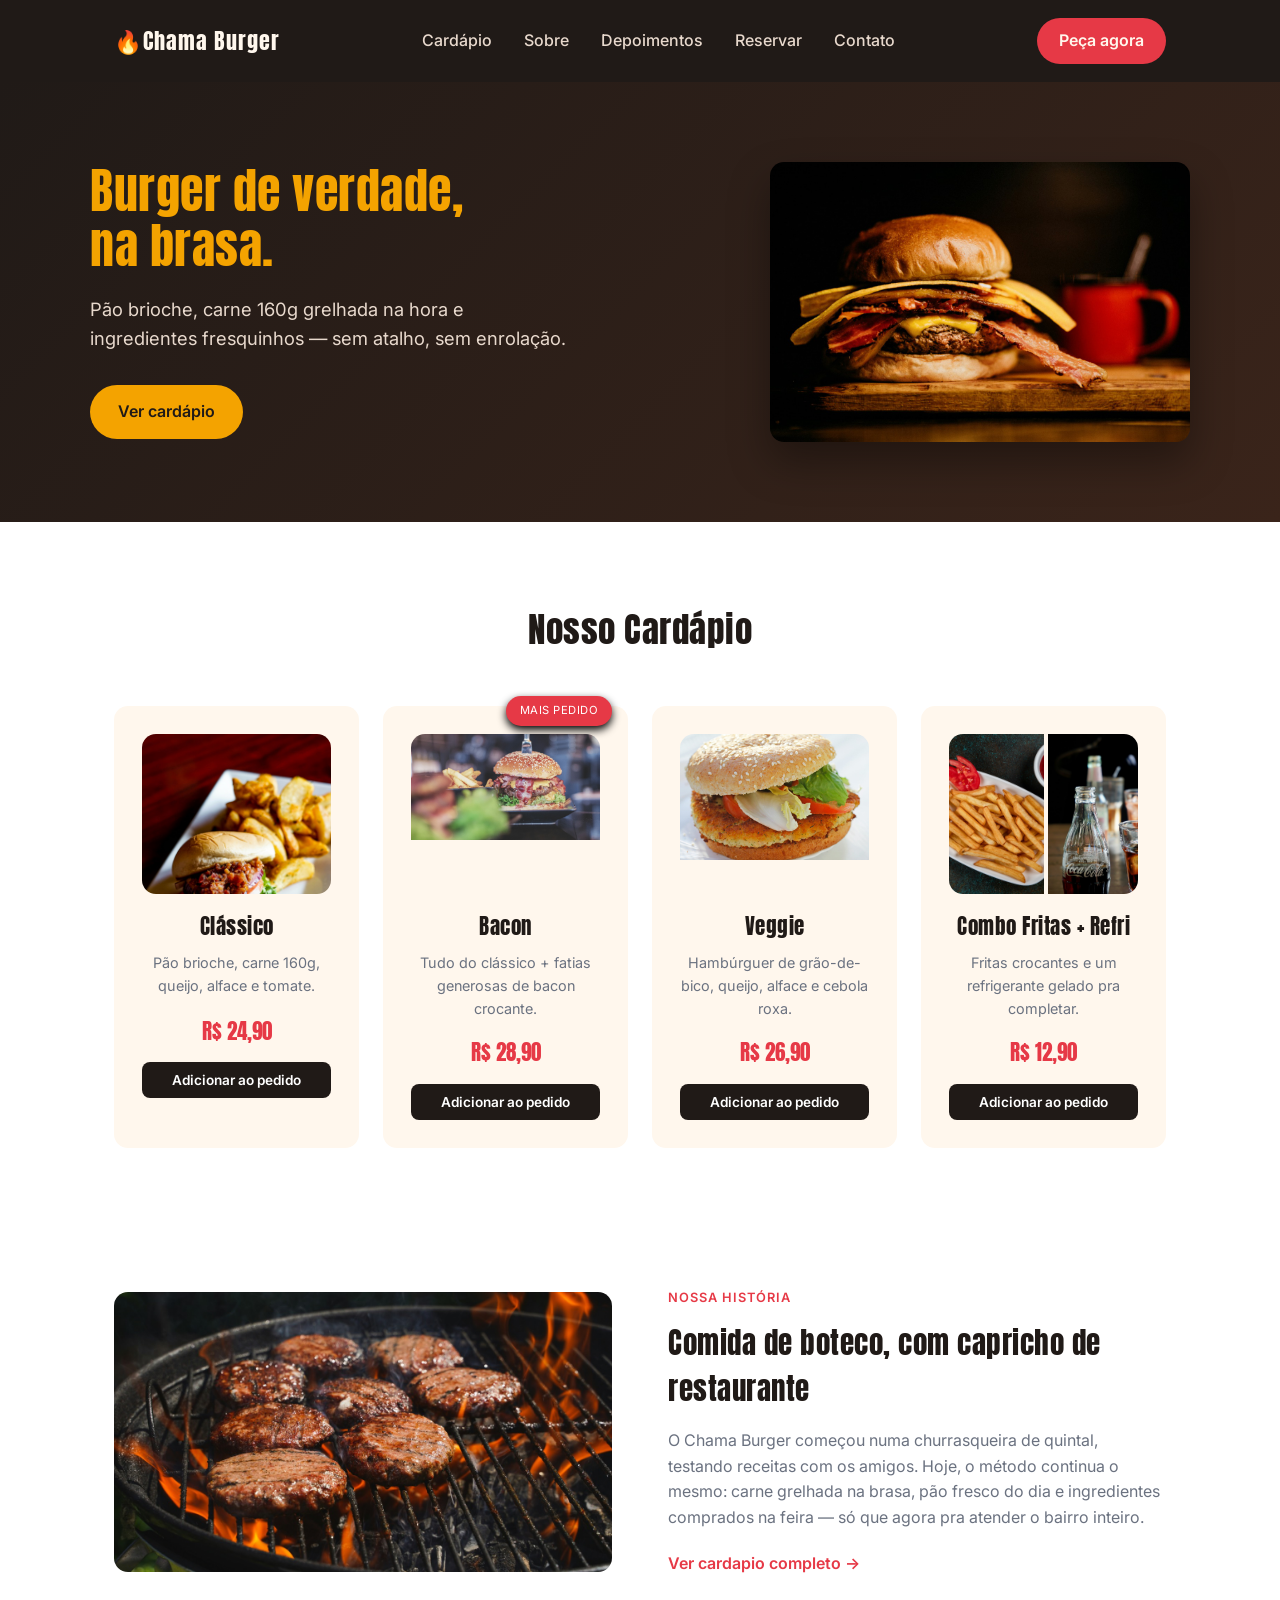
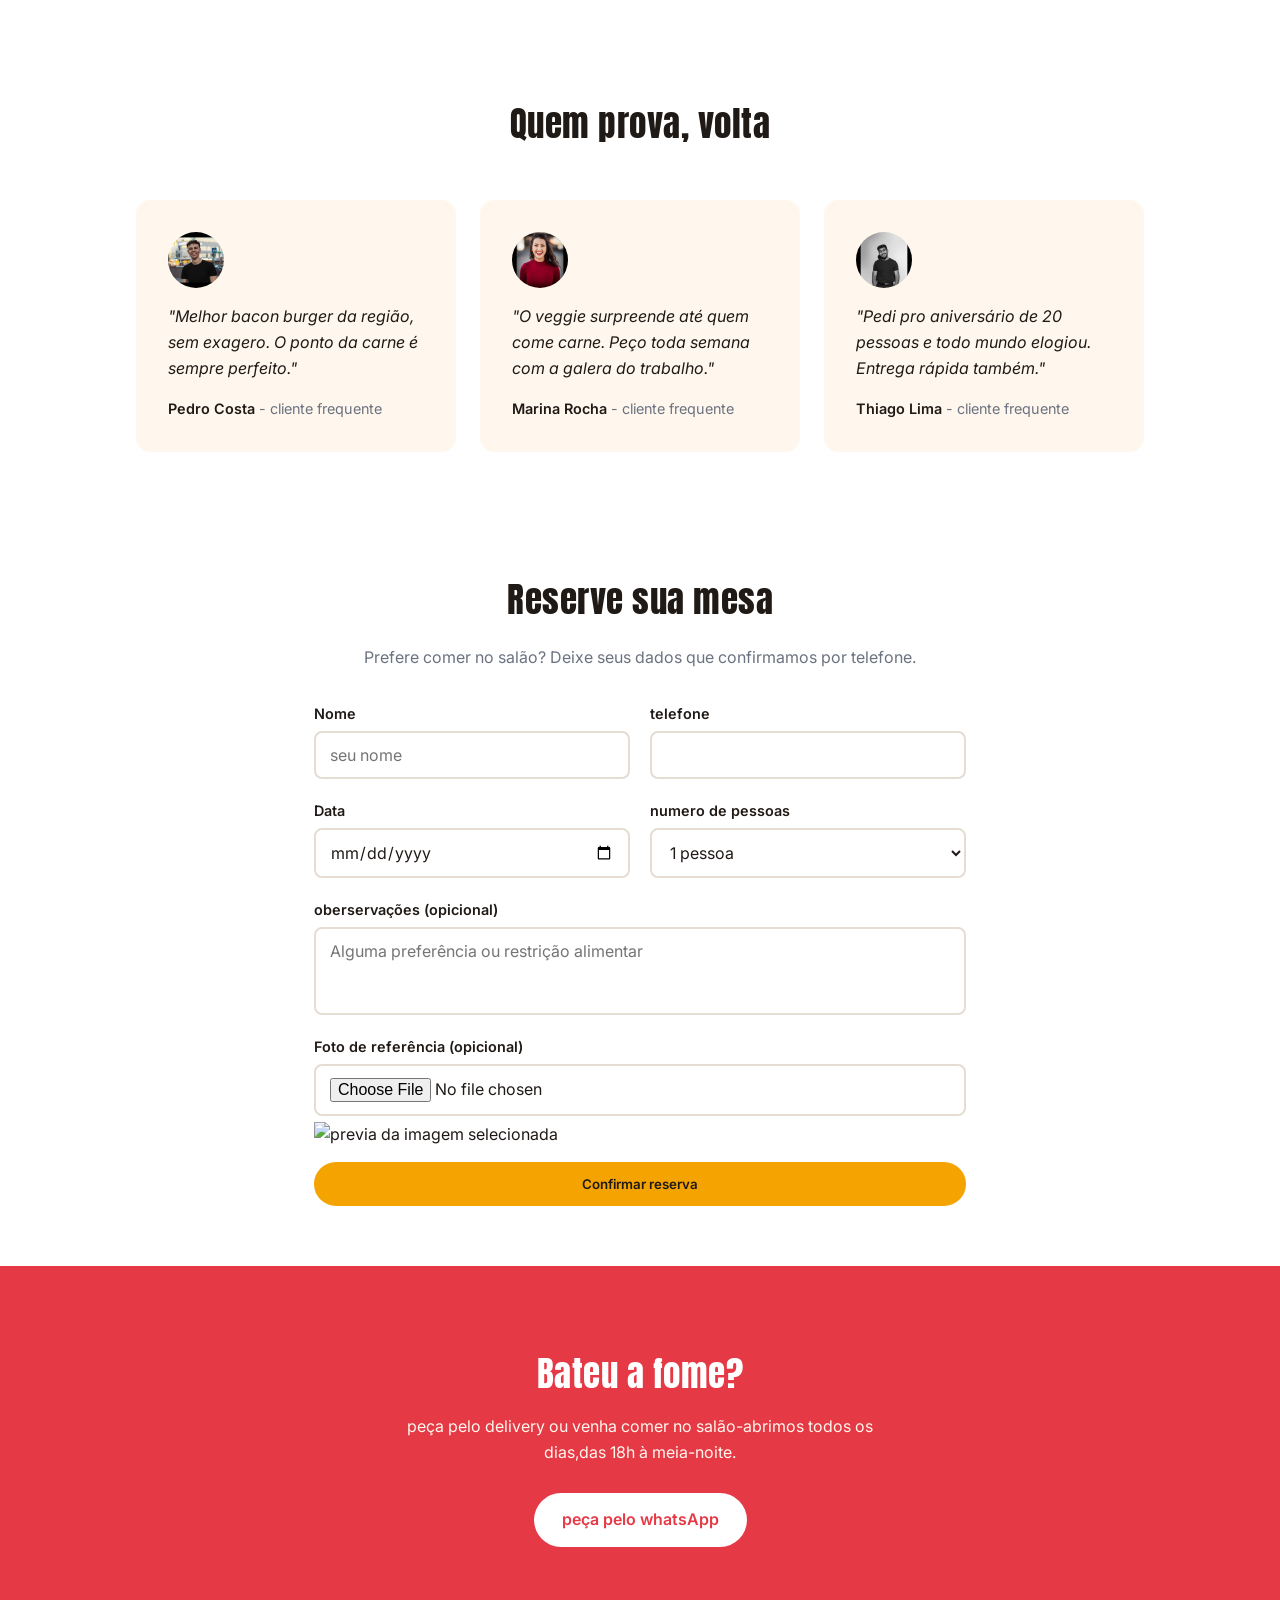
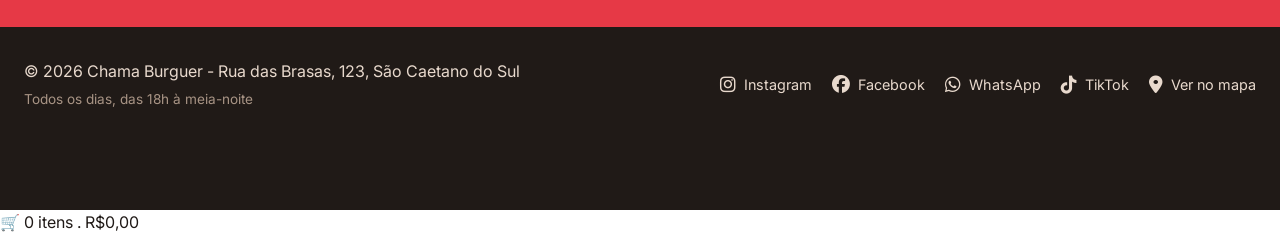
<file: chama burguer1/index.html>
<!DOCTYPE html>
<html lang="pt-BR">

<head>
    <meta charset="UTF-8">
    <meta name="viewport" content="width=device-width, initial-scale=1.0">
    <title>ChamaBurger</title>
    <link rel="stylesheet" href="style.css">
    <link rel="stylesheet" href="https://cdnjs.cloudflare.com/ajax/libs/font-awesome/6.5.2/css/all.min.css">
</head>

<body>
    <header class="cabecalho-site">
        <nav class="barra-navegacao">
            <a href="#" class="logo">🔥Chama Burger</a>

            <ul class="menu-links" id="menuLink">
                <li><a href="#cardapio">Cardápio</a></li>
                <li><a href="#sobre">Sobre</a></li>
                <li><a href="#depoimentos">Depoimentos</a></li>
                <li><a href="#Reserva">Reservar</a></li>
                <li><a href="#Contato">Contato</a></li>
            </ul>
            <a href="#pedir" class="botao botao-nav">Peça agora</a>
            <button class="menu-abrir" id="menurAbrir" aria-label="Abrir menu">≡</button>
        </nav>
    </header>

    <main>
        <section class="destaque">
            <div class="destaque-conteudo">
                <div class="destaque-texto">
                    <h1>Burger de verdade,<br>na brasa.</h1>
                    <p>Pão brioche, carne 160g grelhada na hora e ingredientes fresquinhos — sem atalho, sem enrolação.
                    </p>
                    <a href="#cardapio" class="botao botao-primario">Ver cardápio</a>
                </div>
                <div class="destaque-imagem">
                    <img src="assets/imagens/destaque-burger.jpg"
                        alt="Hambúrguer artesanal com bacon, queijo e pão brioche, grelhado na brasa">
                </div>
            </div>
        </section>

        <section class="cardapio" id="cardapio">
            <h2>Nosso Cardápio</h2>
            <div class="cardapio-itens">

                <article class="cardapio-item">
                    <div class="cardaipo-item-imagem">
                        <img src="assets/imagens/burger-classico.jpg"
                            alt="Foto do burger Clássico: pão brioche, carne, tomate e queijo">
                    </div>
                    <h3>Clássico</h3>
                    <p>Pão brioche, carne 160g, queijo, alface e tomate.</p>
                    <span class="preco">R$ 24,90</span>
                    <button class="adicionar-carrinho" data-name="Clássico" data-preco="24.90">Adicionar ao
                        pedido</button>
                </article>

                <article class="cardapio-item">
                    <span class="selo">Mais pedido</span>
                    <div class="cardaipo-item-imagem">
                        <img src="assets/imagens/burger-bacon.jpg" alt="Foto do burger Bacon com fatias crocantes">
                    </div>
                    <h3>Bacon</h3>
                    <p>Tudo do clássico + fatias generosas de bacon crocante.</p>
                    <span class="preco">R$ 28,90</span>
                    <button class="adicionar-carrinho" data-name="Bacon" data-preco="28.90">Adicionar ao pedido</button>
                </article>

                <article class="cardapio-item">
                    <div class="cardaipo-item-imagem">
                        <img src="assets/imagens/burger-veggie.jpg"
                            alt="Foto do burger Veggie com grão-de-bico e salada">
                    </div>
                    <h3>Veggie</h3>
                    <p>Hambúrguer de grão-de-bico, queijo, alface e cebola roxa.</p>
                    <span class="preco">R$ 26,90</span>
                    <button class="adicionar-carrinho" data-name="Veggie" data-preco="26.90">Adicionar ao
                        pedido</button>
                </article>

                <article class="cardapio-item">
                    <div class="cardaipo-item-imagem cardapio-item-imagem-combo">
                        <img src="assets/imagens/fritas.jpg" alt="Porção de fritas crocantes">
                        <img src="assets/imagens/bebida.jpg" alt="Refrigerante gelado com gelo">
                    </div>
                    <h3>Combo Fritas + Refri</h3>
                    <p>Fritas crocantes e um refrigerante gelado pra completar.</p>
                    <span class="preco">R$ 12,90</span>
                    <button class="adicionar-carrinho" data-name="Combo Fritas + Refri" data-preco="12.90">Adicionar ao
                        pedido</button>
                </article>
            </div>
        </section>

        <!-- Sobre -->
        <section class="sobre" id="sobre">
            <div class="sobre-imagem">
                <img src="assets/imagens/sobre-burger.jpg" alt="Hambúrguer na brasa " width="800" height="500">
            </div>

            <div class="sobre-texto">
                <span class="secao-rotulo">Nossa história</span>
                <h2>Comida de boteco, com capricho de restaurante</h2>
                <p>O Chama Burger começou numa churrasqueira de quintal, testando receitas com os
                    amigos. Hoje, o método continua o mesmo: carne grelhada na brasa, pão fresco
                    do dia e ingredientes comprados na feira — só que agora pra atender o bairro
                    inteiro.
                </p>
                <a href="#cardapio" class="link-seta">Ver cardapio completo →</a>
            </div>
        </section>

        <!-- Depoimentos -->
        <section class="depoimentos" id="depoimentos">
            <h2>Quem prova, volta</h2>
            <div class="depoimentos-lista">

                <article class="depoimento">
                    <img src="assets/imagens/avatar-pedro.jpg" alt="foto de Pedro Costa" class="avatar">
                    <p class="citacao">"Melhor bacon burger da região, sem exagero. O ponto da carne é sempre perfeito."
                    </p>
                    <p class="autor">Pedro Costa <span>- cliente frequente</span></p>
                </article>

                <article class="depoimento">
                    <img src="assets/imagens/avatar-marina.jpg" alt="foto de Marina Rocha" class="avatar">
                    <p class="citacao">"O veggie surpreende até quem come carne. Peço toda semana com a galera do
                        trabalho."</p>
                    <p class="autor">Marina Rocha <span>- cliente frequente</span></p>
                </article>

                <article class="depoimento">
                    <img src="assets/imagens/avatar-thiago.jpg" alt="foto de Thiago Lima" class="avatar">
                    <p class="citacao">"Pedi pro aniversário de 20 pessoas e todo mundo elogiou. Entrega rápida também."
                    </p>
                    <p class="autor">Thiago Lima <span>- cliente frequente</span></p>
                </article>
            </div>
        </section>

        <!-- Reserva -->
        <section class="reserva" id="reserva">
            <h2> Reserve sua mesa</h2>
            <p> Prefere comer no salão? Deixe seus dados que confirmamos por telefone.
            </p>

            <form class="reserva-formulario" id="reservarformulario">

                <div class="linha-formulario">
                    <label for="nome"> Nome</label>
                    <input type="text" id="nome" name="nome" placeholder="seu nome" required>
                </div>

                <div class="linha-formulario">
                    <label for="telefone">telefone</label>
                    <input type="tel" id="telefone" name="placeholder=" (11)99999-9999 required>
                </div>

                <div class="linha-formulario">
                    <label for="Data"> Data</label>
                    <input type="date" id="data" name="data" required>
                </div>

                <div class="linha-formulario">
                    <label for="pessoas"> numero de pessoas</label>
                    <select name="pessoas" id="pessoas">
                        <option value="1">1 pessoa</option>
                        <option value="2">2 pessoa</option>
                        <option value="3">3 pessoa</option>
                        <option value="4">4 pessoa</option>
                        <option value="5">5 pessoa</option>
                    </select>
                </div>


                <div class="linha-formulario linha-formulario-completa">
                    <label for="mensagem"> oberservações (opicional)</label>
                    <textarea name="Mensagem" id="mensagem" rows="3"
                        placeholder="Alguma preferência ou restrição alimentar"></textarea>
                </div>


                <div class="linha-formulario linha formulario-completa">
                    <label for="foto">Foto de referência (opicional)</label>
                    <input type="file" id=foto name="foto" accept="image/*">

                    <img id="fotoprevia" class="foto-previa" alt="previa da imagem selecionada" hidden>
                 <button type="submit" class="botao botao-primario formulario-enviar"> Confirmar reserva</button>


                </div>


            </form>

            <div class="reserva-confirmacao" id="reservaconfirmacao"></div>

        </section>

        <!--final-->

        <section class="chamada-final" id="pedir">
            <h2> Bateu a fome?</h2>
            <p>peça pelo delivery ou venha comer no salão-abrimos todos os dias,das 18h à meia-noite.</p>
            <a href="#" class="botao botao-destaque">peça pelo whatsApp</a>

        </section>
    </main>

    <footer class="rodape-site" id="contato">
        <div class="rodape-info">
            <p>&copy; 2026 Chama Burguer - Rua das Brasas, 123, São Caetano do Sul</p>
            <p class="rodape-horario">Todos os dias, das 18h à meia-noite</p>
        </div>
        <ul class="rodape-links">
            <li><a href="#" aria-label="Instagram"><i class="fa-brands fa-instagram"></i><span>Instagram</span></a></li>
            <li><a href="#" aria-label="Facebook"><i class="fa-brands fa-facebook"></i><span>Facebook</span></a></li>
            <li><a href="#" aria-label="WhatsApp"><i class="fa-brands fa-whatsapp"></i><span>WhatsApp</span></a></li>
            <li><a href="#" aria-label="TikTok"><i class="fa-brands fa-tiktok"></i><span>TikTok</span></a></li>
            <li><a href="#" aria-label="Ver no mapa"><i class="fa-solid fa-location-dot"></i><span>Ver no
                        mapa</span></a></li>
        </ul>
    </footer>

    <div class="carrinho" id="carrinhoresumo">
        <span class="carrinho-icone">🛒</span>
        <span id="carrinhoContador">0</span> itens . <span id="carrinhoTotal">R$0,00</span>

    </div>
</body>
</html>
</file>
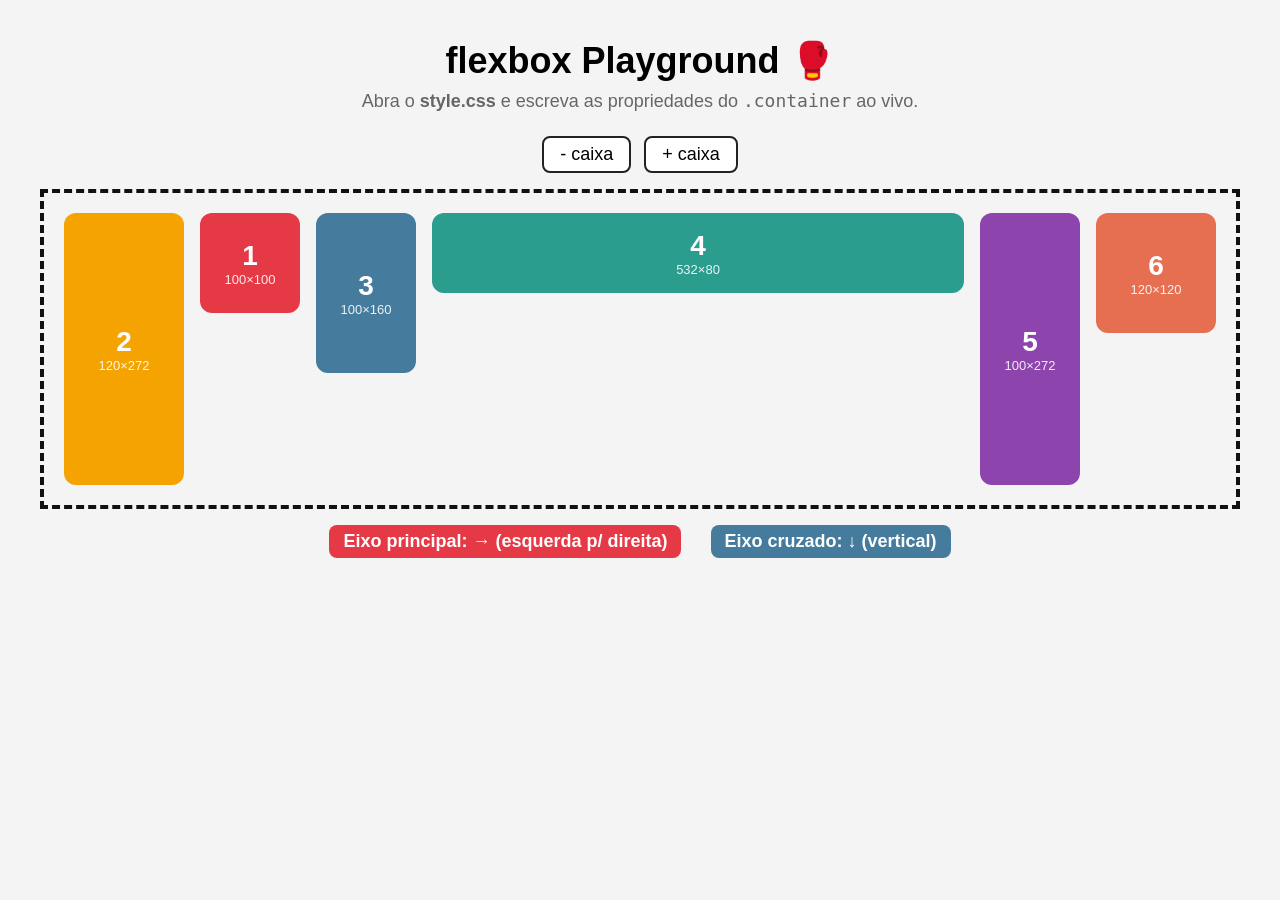
<file: chama burguer1/flexbox-playground/index.html>
<!DOCTYPE html>
<html lang="pt-Br">
<head>
    <meta charset="UTF-8">
    <meta name="viewport" content="width=device-width, initial-scale=1.0">
    <title>flexbox Playground</title>
    <link rel="stylesheet" href="style.css">
</head>
<body>
    <h1>flexbox Playground 🥊</h1>
    <p class="dica"> Abra o <strong>style.css</strong> e escreva as propriedades do <code>.container</code> ao vivo.</p>
    <div class="controles">

        <button id="menos" aria-label="Remover caixa">- caixa</button>
        <button id="mais" aria-label="Adicionar caixa">+ caixa</button>
    </div>

    <div class="container">
        <div class="box box1"><span class="numero">1</span><span class="tamanho"></span></div>
        <div class="box box2"><span class="numero">2</span><span class="tamanho"></span></div>
        <div class="box box3"><span class="numero">3</span><span class="tamanho"></span></div>
        <div class="box box4"><span class="numero">4</span><span class="tamanho"></span></div>
        <div class="box box5"><span class="numero">5</span><span class="tamanho"></span></div>
        <div class="box box6"><span class="numero">6</span><span class="tamanho"></span></div>
       
    </div>

<div class="legenda">
    <span class="principal"> Eixo principal: <b id="eixo-principal"></b></span>
    <span class="cruzado"> Eixo cruzado: <b id="eixo-cruzado"></b></span>

</div>


<script src="script.js"></script>
</body>
</html>
</file>
<file: chama burguer1/style.css>
@import url('https://fonts.googleapis.com/css2?family=Anton&family=Inter:ital,opsz,wght@0,14..32,100..900;1,14..32,100..900&display=swap');


:root {
    --color-primaria: #e63946;
    --color-primaria-dark: #c1272d;
    --color-accent: #f4a300;
--color-dark: #201a17;
--color-light: #fff7ed;
--color-gray:  #6b7280;
--radius:  14px;
--font-titulo:"Anton", impact, sans-serif;
--font-base: "Inter" , Roboto, Helvetica, Arial, Sans-serif;
}

* {
    margin:0;
    padding:0;
    box-sizing: border-box;
}

body {
    font-family: var(--font-base);
color: var(--color-dark);
line-height: 1.6;
}

h1, h2, h3 {
    font-family: var(--font-titulo);
    font-weight: 400;
    letter-spacing: 0.5px;
}

a {
    text-decoration: none;
    color: inherit;
}

ul {
    list-style: none;
}

img {
    max-width: 100%;
    display: block;
}

.botao {
    display: inline-block;
    padding: 14px 28px;
    border: none;
    border-radius: 999px;
font-family: var(--font-base);
font-weight: 600;
text-align: center;
cursor: pointer;
transition: transform 0.2s, box-shadow 0.2s;
}

.botao:hover{
    transform: translatey(-2px);
}

.botao-nav {
    background: var(--color-primaria);
    color: #fff7ed;
    padding: 10px 22px;
}

.cabecalho-site{
    background: var(--color-dark);
    top: 0;
    z-index: 10;
position: sticky;
}

.barra-navegacao {
    max-width: 1100px;
    margin:0 auto;
    display: flex;
    align-items: center;
    justify-content: space-between;
    padding: 18px 24px;
}

.logo {
    font-family: var(--font-titulo);
    font-size: 1.4rem;
    color: #fff7ed;
    letter-spacing: 1px;
}

.menu-links {
    display: flex;
gap:32px;
}

.menu-links a {
    color: #e8d9cd;
    font-weight: 500;
}

.menu-links a:hover {
    color:#fff7ed;
}

.botao-primario {
    background: var(--color-accent);
    color: var(--color-dark);
}

.botao-primario:hover{
     box-shadow: 0 8px 20px rgba(244, 163, 0,0.4 );  
}

.destaque {
    background: linear-gradient(135deg, var(--color-dark), #3a241a);
    width: 100%;
    padding: 80px 24px;
} 

.destaque-conteudo {
    max-width: 1100px;
    margin: 0 auto;
    display: flex;
    align-items: center;
    justify-content: center;
    gap: 48px;
    color: #fff;
}

.destaque-texto {
    flex: 1 1 400px;
}

.destaque h1 {
    font-size: 3rem;
    line-height: 1.15;
    margin-bottom: 20px;
    color: var(--color-accent);
}

.destaque p {
    font-size: 1.15rem;
    color: #e8d9cd;
    max-width: 480px;
    margin-bottom: 32px;
}

.destaque-imagem {
    flex: 1 1 260px;
    max-width: 420px;
    border-radius: var(--radius);
    overflow: hidden;
    box-shadow: 0 20px 40px rgba(0,0,0,0.35);
}

.destaque-imagem img {
    width: 100%;
    object-fit: cover;
}

.cardapio {
    max-width: 1100px;
    margin: 0 auto;
    padding: 80px 24px;
    text-align: center;
}

.cardapio h2 {
    font-size: 2.2rem;
    margin-bottom: 48px;
}
.cardapio-itens {
    display: flex;
    gap: 24px;
    flex-wrap: wrap;
    justify-content: center;
}

.cardapio-item {
    background: var(--color-light);
    border-radius: var(--radius);
    padding: 28px;
    flex: 1 1 220px;
    max-width: 260px;
    position: relative;
    transition: transform 0.2s, box-shadow 0.2s;
}


.cardapio-item:hover {
    transform: translatey(-6px);
    box-shadow: 0 12px 24px rgba(0,0,0,0.12);
}

.selo {
    position: absolute;
    top: -10px;
    right: 16px;
    background: var(--color-primaria);
    color: #fff;
    font-size: 0.7rem;
    font-weight: 700rem;
    text-transform: uppercase;
     letter-spacing: 0.5px;
     padding: 6px 14px;
     border-radius: 999px;
     box-shadow: 0 4px 8px rgba(0, 0, 0.15);
}

.cardaipo-item-imagem {
    width: 100%;
    height: 160px;
    margin-bottom: 16px;
    border-radius: var(--radius);
    overflow: hidden;
}

.cardapio-item-imagem img {
    width: 100%;
    height: 100%;
    object-fit: cover;
}

.cardapio-item-imagem-combo {
    display: flex;
    gap: 4px;
}

.cardapio-item-imagem-combo img {
    width: 50%;
    height: 100%;
    object-fit: cover;
}

.cardapio-item h3 {
    font-size: 1.3rem;
    margin-bottom: 8px;
}

.cardapio-item p {
    color: var(--color-gray);
    font-size: 0.9rem;
    margin-bottom: 16px;
    min-height: 48px;
}

.preco {
    font-family: var(--font-titulo);
    color: var(--color-primaria);
    font-size: 1.3rem;
}

.adicionar-carrinho {
    width: 100%;
    margin-top: 14px;
    padding:10px;
    background: var(--color-dark);
    color: #fff;
    border: none;
    border-radius: 8px;
    font-family: var(--font-base);
    font-weight: 600;
    font-size: 0.85rem;
    cursor: pointer;
    transition: background 0.2s;

}


.adicionar-carrinho:hover {
    background: var(--color-primaria);
}

.sobre {
    max-width: 1100px;
    margin: 0 auto;
    padding: 60px 24px;
    display: flex;
    align-items: center;
    gap: 56px;
}

.sobre-texto {
    flex: 1 1 400px;  
}

.secao-rotulo {
    display: block;
    font-family: var(--font-base);
    font-size: 0.8rem;
    font-weight: 600;
    color: var(--color-primaria);
    text-transform: uppercase;
    letter-spacing: 1px;
    margin-bottom: 12px;
}

.sobre-texto h2 {
    font-size: 1.8rem;
    margin-bottom: 16px;
}

.sobre-texto p {
    color: var(--color-gray);
    margin-bottom: 20px;
}

.link-seta {
    color: var(--color-primaria);
    font-weight: 600;
}

.linl-seta:hover {
    text-decoration: underline;
}

.sobre-imagem {
    flex: 1 1 400px;
}
.sobre-imagem img {
    border-radius: var(--radius);
    width: 100%;
    height: auto;
}

.depoimentos {
    max-width: 1100px;
    margin: 0 auto;
    padding: 60px 24px;
    text-align: center;
}
.depoimentos h2 {
    font-size: 2.2rem;
    margin-bottom: 48px;
}

.depoimentos-lista {
    display: flex;
    gap: 24px;
    flex-wrap: wrap;
    justify-content: center;
}

.depoimento {
    background: var(--color-light);
    border-radius: var(--radius);
    padding: 32px;
    flex: 1 1 280px;
    max-width: 320px;
    text-align: left;
}

.avatar {
    width: 56px;
    height: 56px;
    border-radius: 50%;
    object-fit: cover;
    margin-bottom: 16px;
}

.citacao {
    font-style: italic;
    color: var(--color-dark);
    margin-bottom: 16px;
}

.autor {
    font-weight: 600;
    font-size: 0.9rem;
}

.autor span {
    font-weight: 400;
    color: var(--color-gray);
}

.reserva {
    max-width: 700px;
    margin: 0 auto;
    padding: 60px 24px;
    text-align: center;
}

.reserva h2 {
    font-size: 2.2rem;
    margin-bottom: 16px;
}

.reserva > p {
    color: var(--color-gray);
    margin-bottom: 32px;
}

.reserva-formulario {
    display: flex;
flex-wrap: wrap;
gap: 20px;
text-align: left;
}

.linha-formulario {
    flex: 1 1 220px;
    display: flex;
    flex-direction: column;
    gap: 6px;
}

.linha-formulario-completa {
    flex: 1 1 100%;
}

.linha-formulario label {
    font-weight: 600;
    font-size: 0.9rem;
}

.linha-formulario input,
.linha-formulario select,
.linha-formulario textarea {
    width: 100%;
    font-family: var(--font-base);
    font-size: 1rem;
    padding: 12px 14px;
    border: 2px solid #e5ddd3;
    border-radius: 8px;
    background: #fff;
    color: var(--color-dark);
}

.linha-formulario imput:focus,
.linha-formulario select:focus,
.linha-formulario textarea:focus {
    outline: none;
    border-color: var(--color-primaria) ;
}

.linha-formulario textarea {
    resize: none;
}

.formulario-enviar {
    flex: 1 1 100%;
    border: none;
    cursor: pointer;
    margin-top: 8px;
}

.botao-destaque {
    background: #fff;
    color: var(--color-primaria);
}

.chamada-final {
    background: var(--color-primaria);
    text-align: center;
    padding: 80px 24px;
    color: #fff;
}

.chamada-final h2 {
    font-size: 2.2rem;
    margin-bottom: 12px;
}

.chamada-final p {
    margin-bottom: 28px;
    max-width: 500px;
    margin-left: auto;
    margin-right: auto;
    color: #fff7ed;
}

.rodape-site {
    background: var(--color-dark);
    color: #e8d9cd;
    display: flex;
    flex-wrap: wrap;
    gap: 20px;
    align-items: center;
    justify-content: space-between;
    padding: 32px 24px 100px;
}

.rodape-horario {
    font-size: 0.85rem;
    color: #a89485;
    margin-top: 4px;
}

.rodape-links {
    display: flex;
    flex-wrap: wrap;
    gap: 20px;
}

.rodape-links a {
    display: flex;
    align-items: center;
    gap: 8px;
    font-size: 0.9rem;
}

.rodape-links a i {
    font-size: 18px;
    color: inherit;
}
.rodape-links a:hover {
    color:#fff;
}

@media (max-width:780px) {
    .sobre, .deswtaque-conteudo {
        flex-direction: column;
    }

    .destaque-texto, .destaque-imagem, .sobre-texto, .sobre-imagem {
        width: 100%;
    }
}

@media (max-width:640px) {
    .menu-links {
        display: none;
    }

    .destaque h1 {
        font-size: 2.2rem;
    }

    .rodape-site {
        flex-direction: column;
        text-align: center;
    }
}
  .menu-abrir {
    display: none;
    background: none;
    border: none;
    color: #fff;
    font-size: 1.6rem;
    cursor: pointer;
    line-height: 1;
  
}

.carrinho-resumo {
    position: fixed;
    bottom: 24px;
    right: 24px;
    background: var(--color-dark);
    color: #fff;
    padding: 14px 22px;
    border-radius: 999px;
    box-shadow: 0 8px 20px rgba(0,0,0,0.25);
    font-weight: 600;
    font-size: 0.95rem;
    z-index: 20;
    display: flex;
    align-items: center;
    gap: 8px;
}
</file>
<file: chama burguer1/flexbox-playground/style.css>
/* =====================================================
   FLEXBOX PLAYGROUND
   Já vem pronto: reset, cores, caixas e legenda.
   O que falta é o .container lá embaixo -- é ali que
   vamos escrever as propriedades do flexbox juntos.
   ===================================================== */

* {
  margin: 0;
  padding: 0;
  box-sizing: border-box;
}

body {
  font-family: Arial, Helvetica, sans-serif;
  font-size: 18px;
  background: #f4f4f4;
  padding: 40px;
}

h1 {
  text-align: center;
  margin-bottom: 8px;
}

.dica {
  text-align: center;
  color: #666;
  margin-bottom: 24px;
}

/* Botões de + / − caixa e legenda dos eixos */
.controles {
  text-align: center;
  margin-bottom: 16px;
}

.controles button {
  font-size: 18px;
  padding: 6px 16px;
  margin: 0 4px;
  border: 2px solid #222;
  border-radius: 8px;
  background: #fff;
  cursor: pointer;
}

.controles button:hover {
  background: #222;
  color: #fff;
}

.legenda {
  text-align: center;
  margin-top: 16px;
  font-weight: bold;
}

.legenda span {
  display: inline-block;
  margin: 0 12px;
  padding: 6px 14px;
  border-radius: 8px;
  color: #fff;
}

.legenda .principal { background: #E63946; }
.legenda .cruzado   { background: #457B9D; }

/* Caixas: tamanhos DIFERENTES de propósito, pra o align-items fazer diferença.
   box2 e box5 não têm height -> o "stretch" (padrão) estica elas. */
.box {
  border-radius: 12px;
  color: #fff;
  font-weight: bold;
  display: flex;
  flex-direction: column;
  align-items: center;
  justify-content: center;
}

.box .numero  { font-size: 28px; }
.box .tamanho { font-size: 13px; font-weight: normal; opacity: 0.9; }

.box1 { background: #E63946; width: 100px; height: 100px; }
.box2 { background: #F4A300; width: 120px; }
.box3 { background: #457B9D; width: 100px; height: 160px; }
.box4 { background: #2A9D8F; width: 140px; height: 80px; }
.box5 { background: #8E44AD; width: 100px; }
.box6 { background: #E76F51; width: 120px; height: 120px; }

/* =====================================================
   AQUI É ONDE A AULA ACONTECE 👇   (VERSÃO DO PROFESSOR)
   ===================================================== */
.container {
  border: 4px dashed #111; /* borda forte pra enxergar os limites no projetor */
  min-height: 320px;       /* espaço vertical de sobra pro align-items fazer efeito */
  padding: 20px;

  display: flex; /* ↑ transforma o .container num "flex container" -- todas as .box viram
                    "flex items" e ficam lado a lado (em vez de empilhadas).
                    Sem essa linha, nada abaixo funciona. */

  flex-direction: row; 
  /* ↑ define o eixo principal (main axis):
        row            -> itens em linha, da esquerda pra direita (padrão)
        row-reverse    -> itens em linha, invertidos (6,5,4,3,2,1)
        column         -> itens em coluna, de cima pra baixo
        column-reverse -> itens em coluna, invertidos
     (olhe a legenda embaixo: ela troca os eixos sozinha) */

   flex-wrap: nowrap; 
  /* ↑ decide se os itens quebram linha quando não cabem:
        nowrap -> tudo numa linha só, pode espremer ou estourar (padrão)
        wrap   -> quebra linha quando não há espaço (use o botão "+ caixa") */

   justify-content: flex-start; 
  /* ↑ alinha os itens NO EIXO PRINCIPAL (horizontal, se for row):
        flex-start    -> gruda no início (padrão)
        center        -> centraliza
        flex-end      -> gruda no final
        space-between -> espaço só ENTRE os itens (pontas coladas nas bordas)
        space-around  -> espaço igual ao redor de cada item
        space-evenly  -> espaço igual entre TODOS, inclusive nas pontas */

   align-items: stretch; 
  /* ↑ alinha os itens NO EIXO CRUZADO (vertical, se for row):
        stretch    -> estica o item pra altura toda (padrão)
        flex-start -> gruda no topo
        center     -> centraliza verticalmente
        flex-end   -> gruda embaixo
        baseline   -> alinha pela linha de base do texto

     DICA: stretch só funciona em quem NÃO tem height. Aqui as caixas 2 e 5
     não têm height de propósito -- elas esticam no padrão e "encolhem"
     quando você troca pra flex-start/center. As outras têm height fixo. */

   gap: 16px; 
  /* ↑ espaço entre as caixas, sem precisar de margin em cada .box */
}

/* =====================================================
   BÔNUS: propriedades que vão no ITEM em vez de no container.
   ===================================================== */

 .box2 { order: -1; } 
/* ↑ muda a ORDEM VISUAL sem mexer no HTML. Menor aparece primeiro (padrão 0). */

 .box4 { flex-grow: 1; } 
/* ↑ faz essa caixa "crescer" e ocupar o espaço vazio que sobrar.
     Olhe o tamanho escrito dentro da caixa mudar. */

 .box6 { align-self: flex-start; } 
/* ↑ sobrescreve o align-items só PRA ESSA caixa. */
</file>
